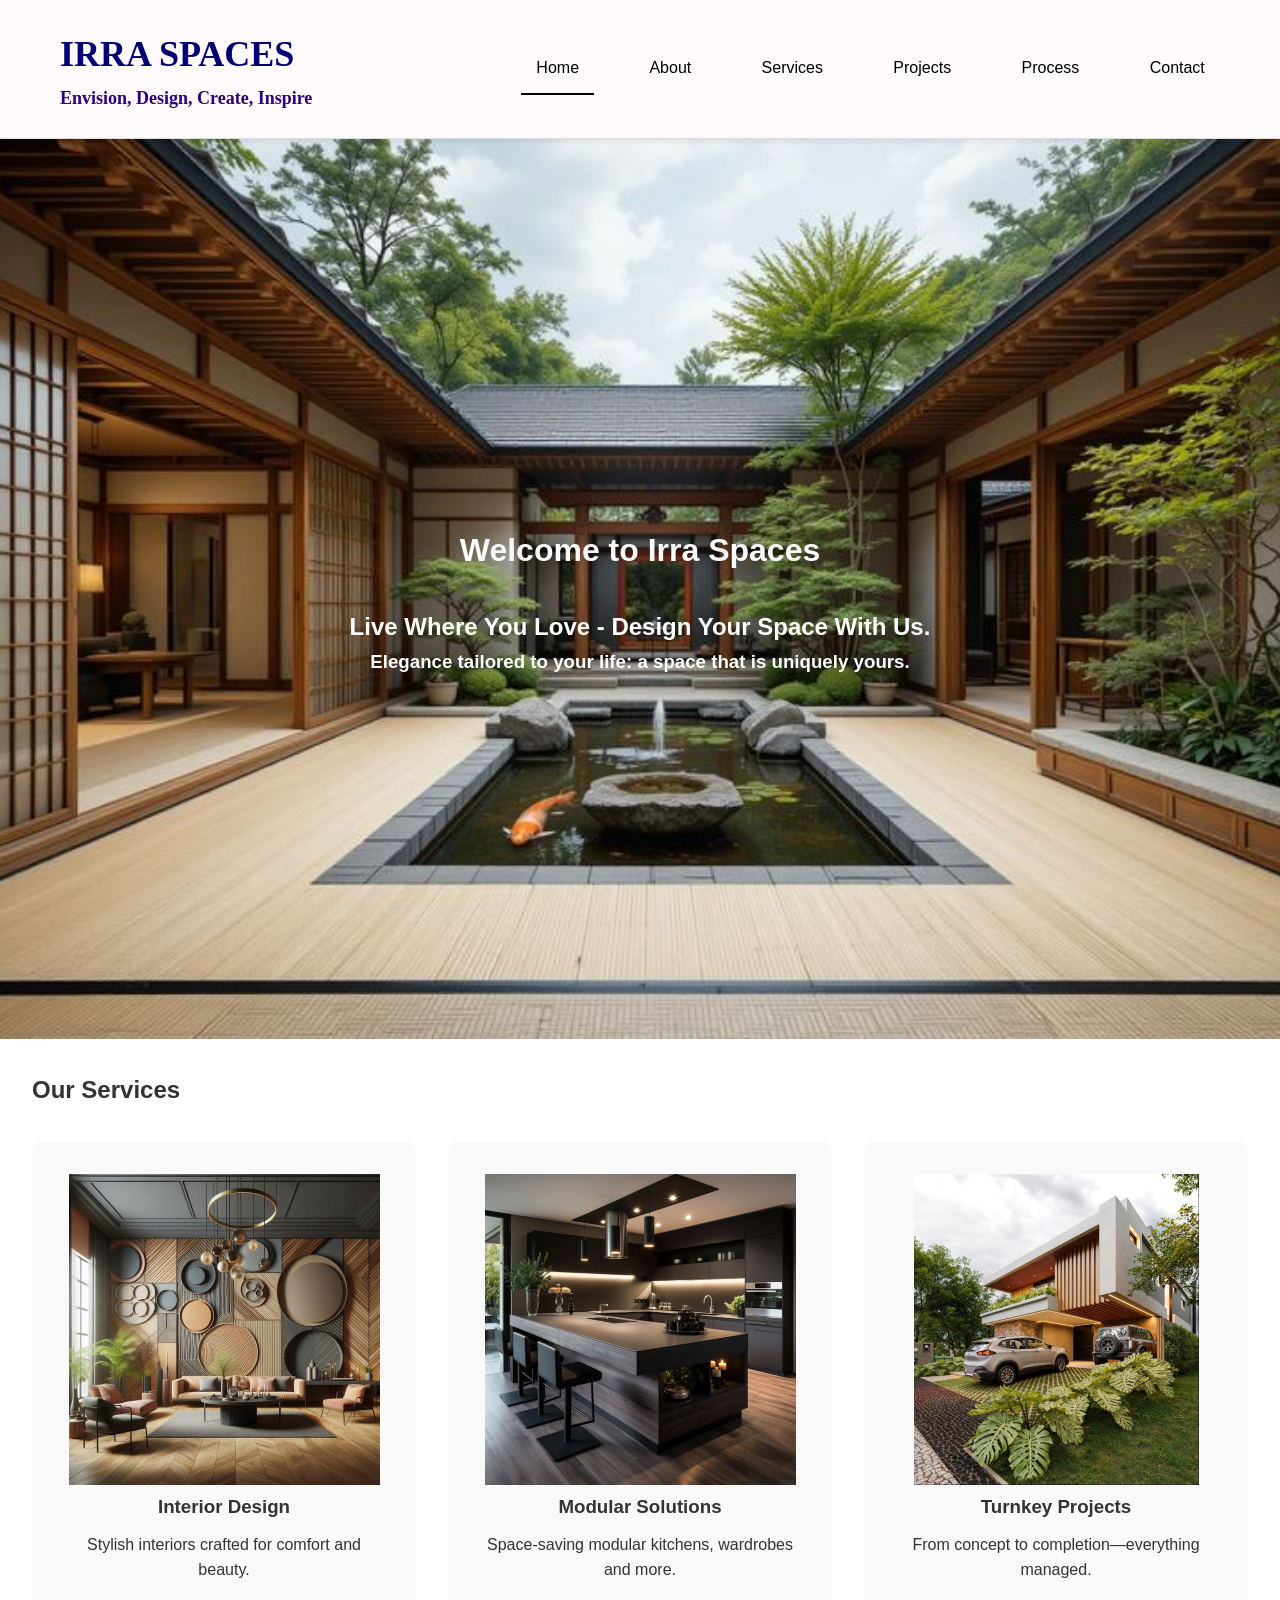
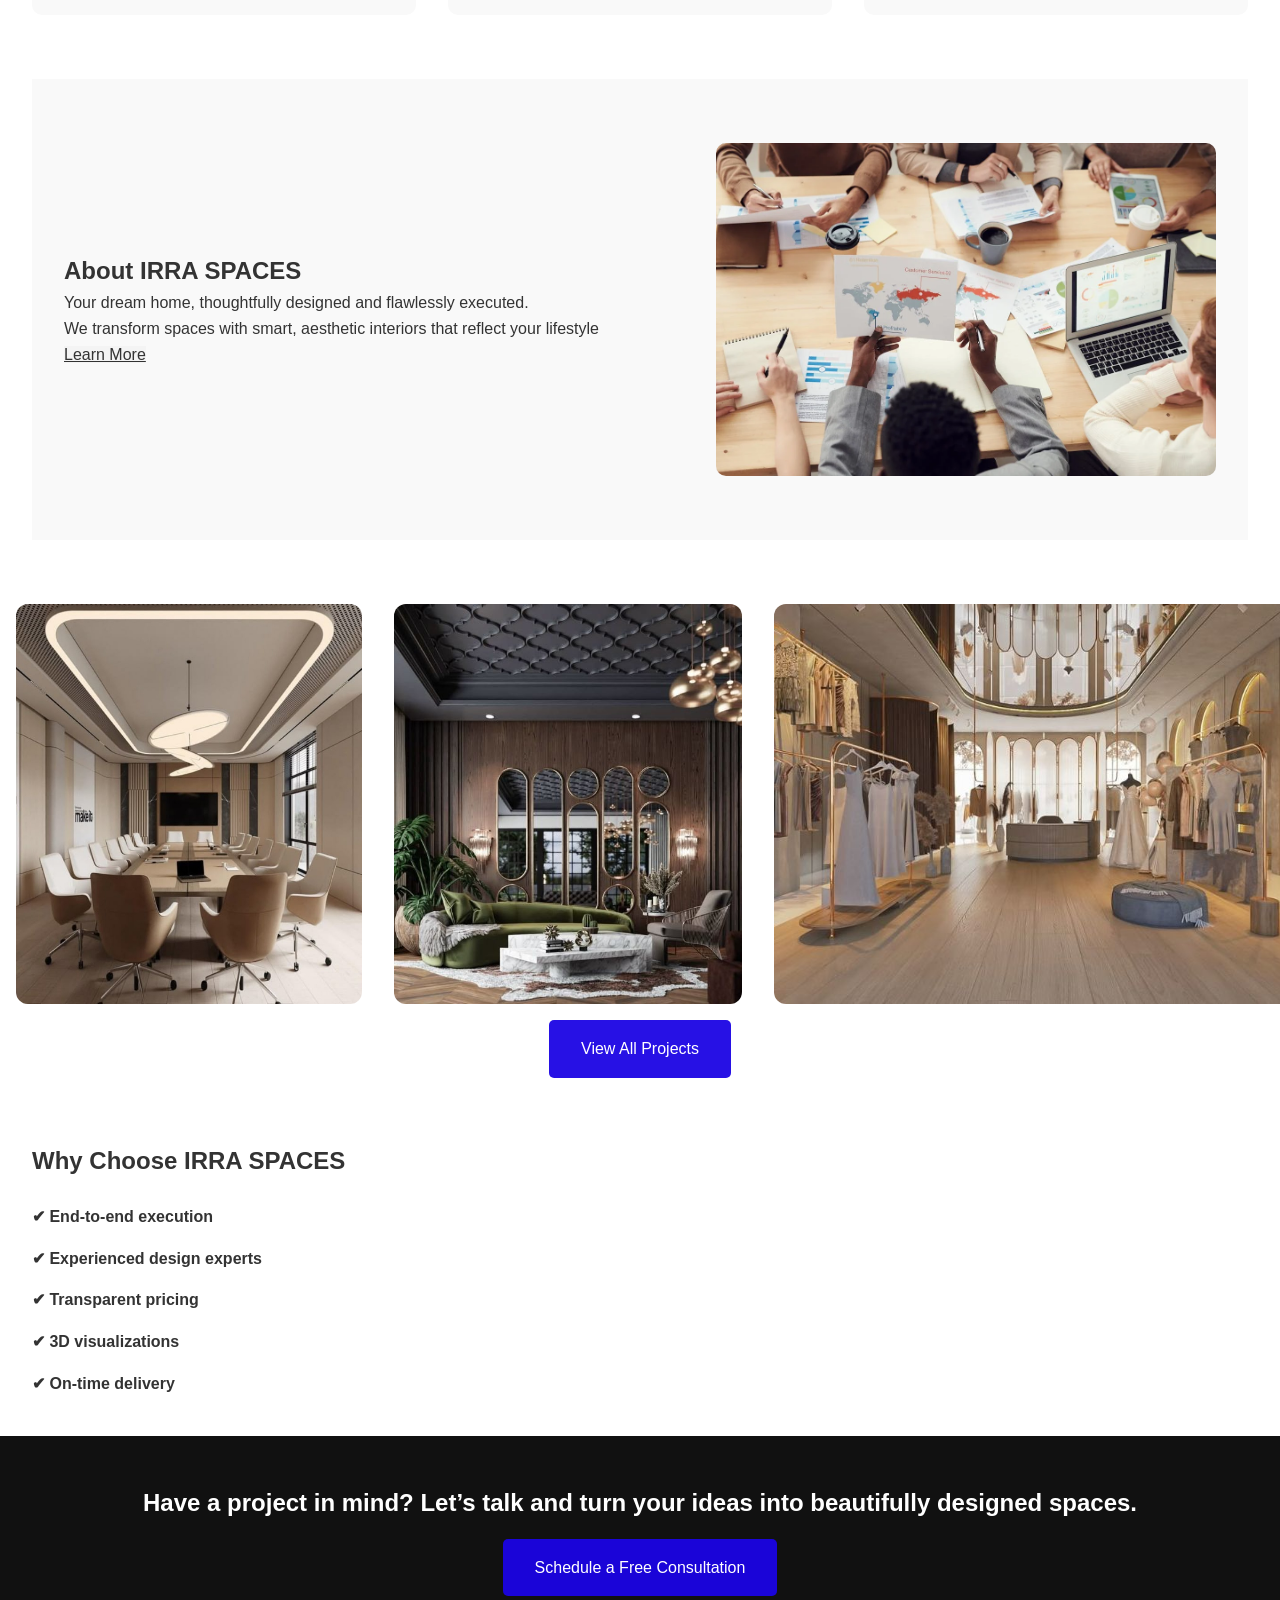
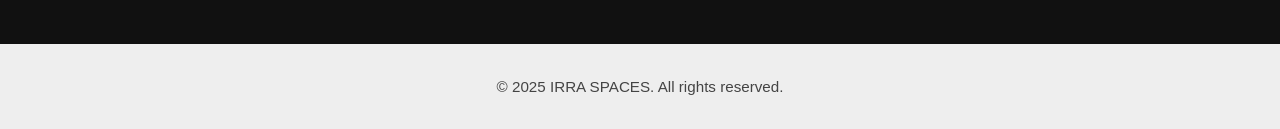
<file: index.html>
<!doctype html><html lang="en"><head><meta charset="utf-8"/><link rel="icon" href="/favicon.ico"/><meta name="viewport" content="width=device-width,initial-scale=1"/><meta name="theme-color" content="#000000"/><meta name="description" content="Web site created using create-react-app"/><link rel="apple-touch-icon" href="/logo192.png"/><link rel="manifest" href="/manifest.json"/><title>React App</title><script defer="defer" src="/static/js/main.2ceb29a0.js"></script><link href="/static/css/main.9943960c.css" rel="stylesheet"></head><body><noscript>You need to enable JavaScript to run this app.</noscript><div id="root"></div></body></html>
</file>
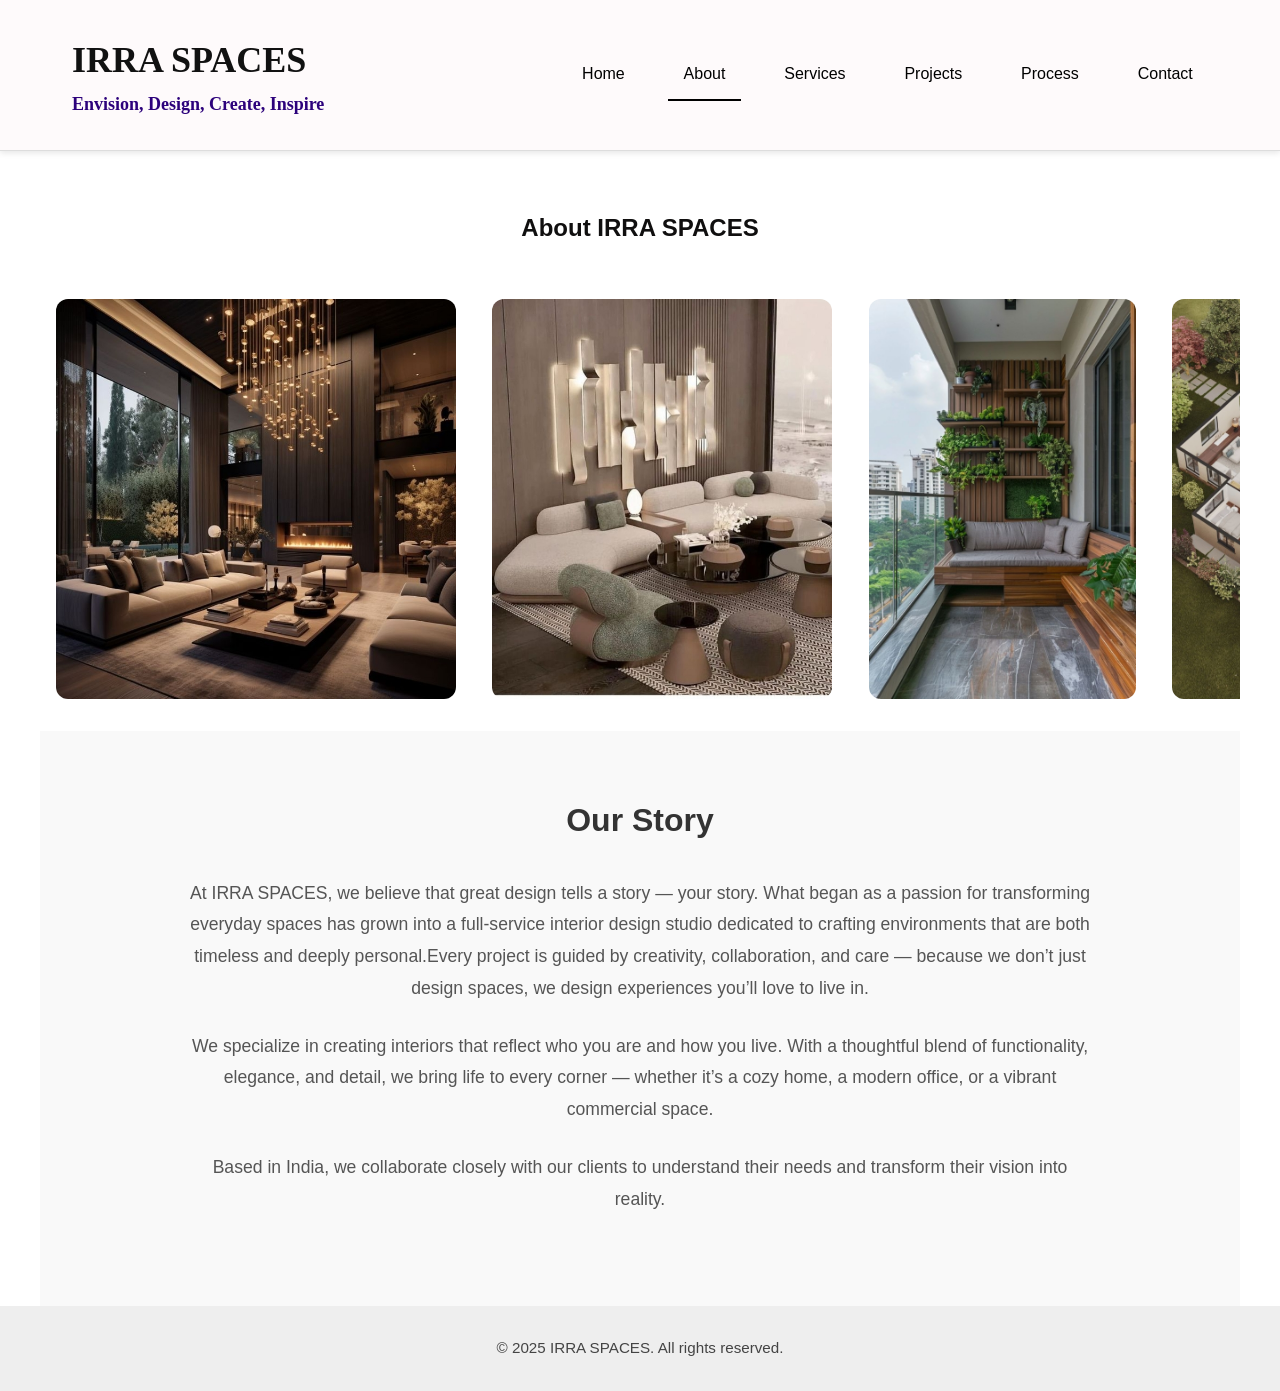
<file: about.html>
<!DOCTYPE html>
<html lang="en">
<head>
  <meta charset="UTF-8" />
  <meta name="viewport" content="width=device-width, initial-scale=1.0"/>
  <title>About Us - IRRA SPACES</title>
  <link rel="stylesheet" href="style.css" />
</head>
<body>

  <!-- Navbar -->
  <header class="navbar">
    <div class="nav-container">
      <div>
      <a href="index.html" class="logo" style="font-family: 'Poppins', Georgia, 'Times New Roman', Times, serif; font-size: 36px;">IRRA SPACES</a>
      <h4 style="font-family: 'Poppins', Georgia, 'Times New Roman', Times, serif; font-size: 18px; color:  rgb(44, 1, 123);">Envision, Design, Create, Inspire</h4>
      </div>

      <!-- Custom Hamburger Toggle -->
      <div class="nav-toggle">
        <span></span>
        <span></span>
        <span></span>
      </div>
      
      <nav class="nav-links">
        <a href="index.html">Home</a>
        <a href="about.html" class="active">About</a>
        <a href="services.html">Services</a>
        <a href="projects.html">Projects</a>
        <a href="process.html">Process</a>
        <a href="contact.html">Contact</a>
      </nav>
    </div>
  </header><br>

  <!-- Hero Video Section -->
  <section class="marquee-section">
    <div class="hero-text">
      <h1>About IRRA SPACES</h1>
    </div><br><br>
    <div class="marquee-track">
    <img src="images/image1.jpg" alt="Luxury Office Interior" />
    <img src="images/image2.jpg" alt="Contemporary Living Room" />
    <img src="images/image3.jpg" alt="Retail Showroom Interior" />
    <img src="images/image4.jpg" alt="Cafe with Earthy Decor" />
    <img src="images/image5.jpg" alt="Retail Showroom Interior" />
    <img src="images/image6.jpg" alt="Cafe with Earthy Decor" />
    <!-- Repeat for seamless loop -->
    <img src="images/image1.jpg" alt="Luxury Office Interior" />
    <img src="images/image2.jpg" alt="Contemporary Living Room" />
    <img src="images/image3.jpg" alt="Retail Showroom Interior" />
    <img src="images/image4.jpg" alt="Cafe with Earthy Decor" />
    <img src="images/image5.jpg" alt="Retail Showroom Interior" />
    <img src="images/image6.jpg" alt="Cafe with Earthy Decor" />
  </div>
  </section>

  <!-- About Content -->
  <section class="about-content">
    <div class="about-wrapper">
      <h2>Our Story</h2>
      <p>
        At IRRA SPACES, we believe that great design tells a story — your story. What began as a passion for transforming everyday spaces has grown into a full-service interior design studio dedicated to crafting environments that are both timeless and deeply personal.Every project is guided by creativity, collaboration, and care — because we don’t just design spaces, we design experiences you’ll love to live in.
      </p>
      <p>
       We specialize in creating interiors that reflect who you are and how you live. With a thoughtful blend of functionality, elegance, and detail, we bring life to every corner — whether it’s a cozy home, a modern office, or a vibrant commercial space.
      </p>
      <p>
        Based in India, we collaborate closely with our clients to understand their needs and transform their vision into reality.
      </p>
    </div>
  </section>

  <!-- Footer -->
  <footer>
    <p>&copy; 2025 IRRA SPACES. All rights reserved.</p>
  </footer>
<script src="script.js"></script>
</body>
</html>
</file>
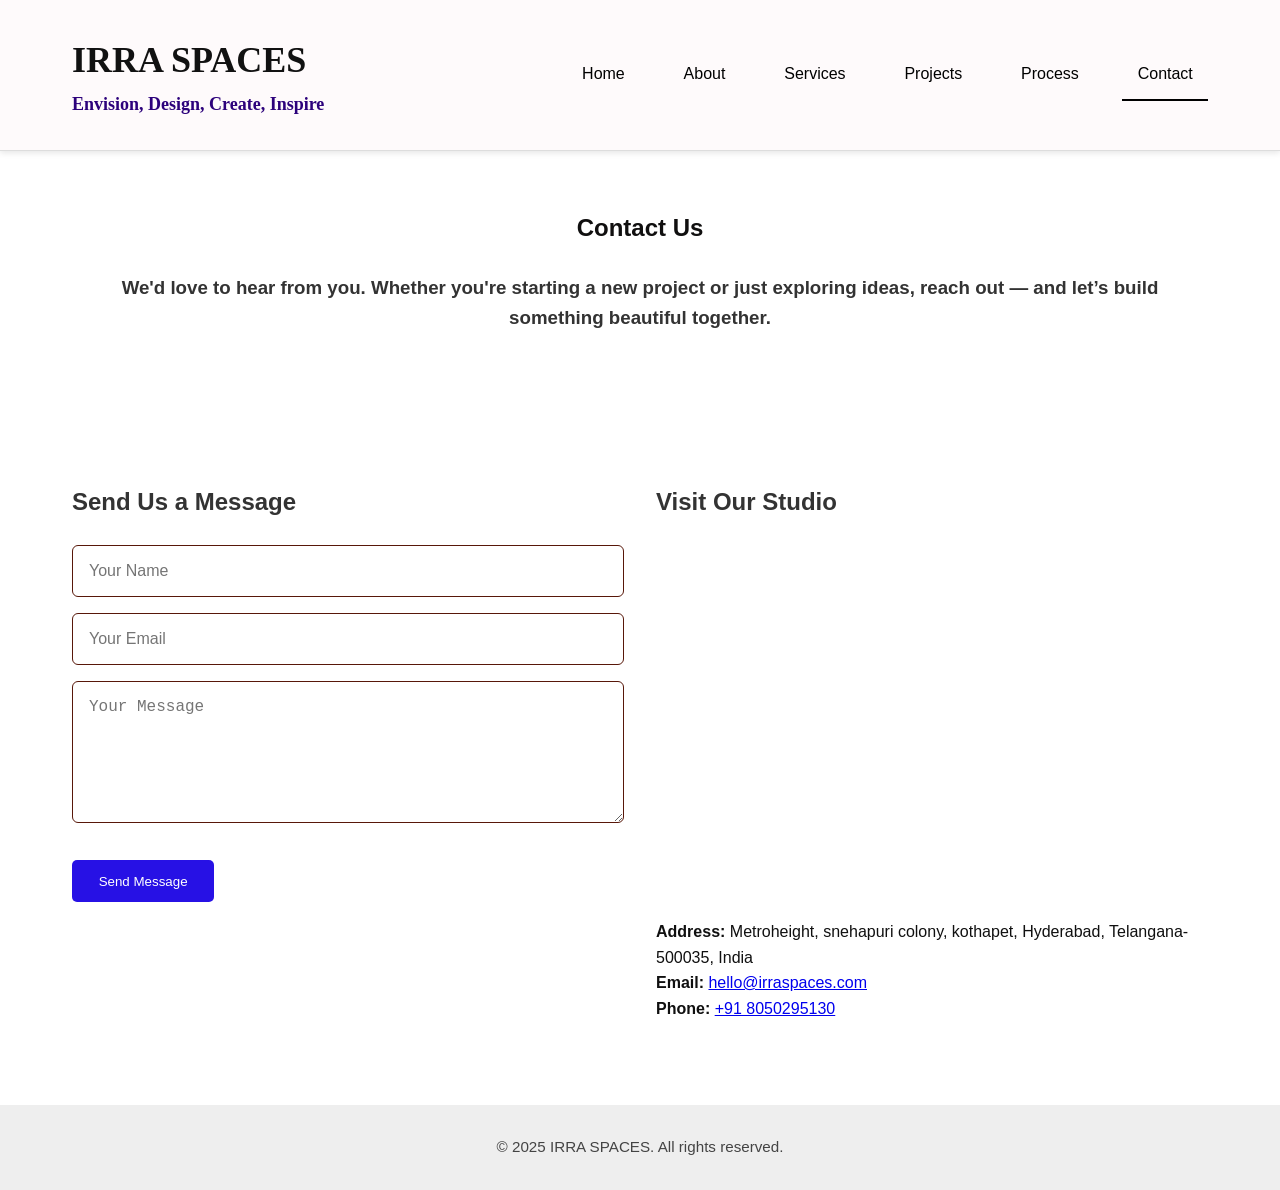
<file: contact.html>
<!DOCTYPE html>
<html lang="en">
<head>
  <meta charset="UTF-8" />
  <meta name="viewport" content="width=device-width, initial-scale=1.0"/>
  <title>Contact Us | IRRA SPACES</title>
  <link rel="stylesheet" href="style.css" />
</head>
<body>

  <!-- Navigation Bar -->
  <header class="navbar">
    <div class="nav-container">
      <div>
      <a href="index.html" class="logo" style="font-family: 'Poppins', Georgia, 'Times New Roman', Times, serif; font-size: 36px;">IRRA SPACES</a>
      <h4 style="font-family: 'Poppins', Georgia, 'Times New Roman', Times, serif; font-size: 18px;color:  rgb(44, 1, 123);">Envision, Design, Create, Inspire</h4>
      </div>
      
      <!-- Custom Hamburger Toggle -->
      <div class="nav-toggle">
        <span></span>
        <span></span>
        <span></span>
      </div>
      
      <nav class="nav-links">
        <a href="index.html">Home</a>
        <a href="about.html">About</a>
        <a href="services.html">Services</a>
        <a href="projects.html">Projects</a>
        <a href="process.html">Process</a>
        <a href="contact.html" class="active">Contact</a>
      </nav>
    </div>
  </header><br>

  
  <section class="Contact">
  <div class="hero-text">
    <h1>Contact Us</h1>
  </div><br>
  <div style="text-align: center;">
    <h3>We'd love to hear from you. Whether you're starting a new project or just exploring ideas, reach out — and let’s build something beautiful together.
    </h3></div>
  </section><br><br><br>

  <!-- Contact Section -->
  <section class="contact">
    <div class="contact-form">
      <h2>Send Us a Message</h2>
      <form action="https://formsubmit.co/hello@irraspaces.com" method="POST" onsubmit="return validateEmail()">
        <input type="text" name="Name" placeholder="Your Name" required>
        <input type="email" name="Email" placeholder="Your Email" required>
        <textarea name="Message" placeholder="Your Message" rows="6" required></textarea>
        <button type="submit" class="btn">Send Message</button>
      </form>
    </div>

    <div class="contact-map">
      <h2>Visit Our Studio</h2>
      <iframe 
      src="https://www.google.com/maps/embed?pb=!1m18!1m12!1m3!1d7615.673117007231!2d78.54321643710139!3d17.37159594482398!2m3!1f0!2f0!3f0!3m2!1i1024!2i768!4f13.1!3m3!1m2!1s0x3bcb990c1ab8567b%3A0x6e718bc1364bee23!2sMetro%20Heights!5e0!3m2!1sen!2sin!4v1752332539958!5m2!1sen!2sin"
       width="300" height="350" 
       style="border:0;" allowfullscreen="" loading="lazy" 
       referrerpolicy="no-referrer-when-downgrade">
      </iframe>
      <p><strong >Address:</strong> Metroheight, snehapuri colony, kothapet, Hyderabad, Telangana-500035, India</p>
      <p><strong>Email:</strong> <a href="mailto:hello@irraspaces.com">hello@irraspaces.com</a></p>
      <p><strong>Phone:</strong> <a href="tel:+918050295130">+91 8050295130</a></p>
    </div>
  </section><br><br>

  <!-- Footer -->
  <footer>
    <p>&copy; 2025 IRRA SPACES. All rights reserved.</p>
  </footer>

  <script src="script.js" defer></script>

</body>
</html>
</file>
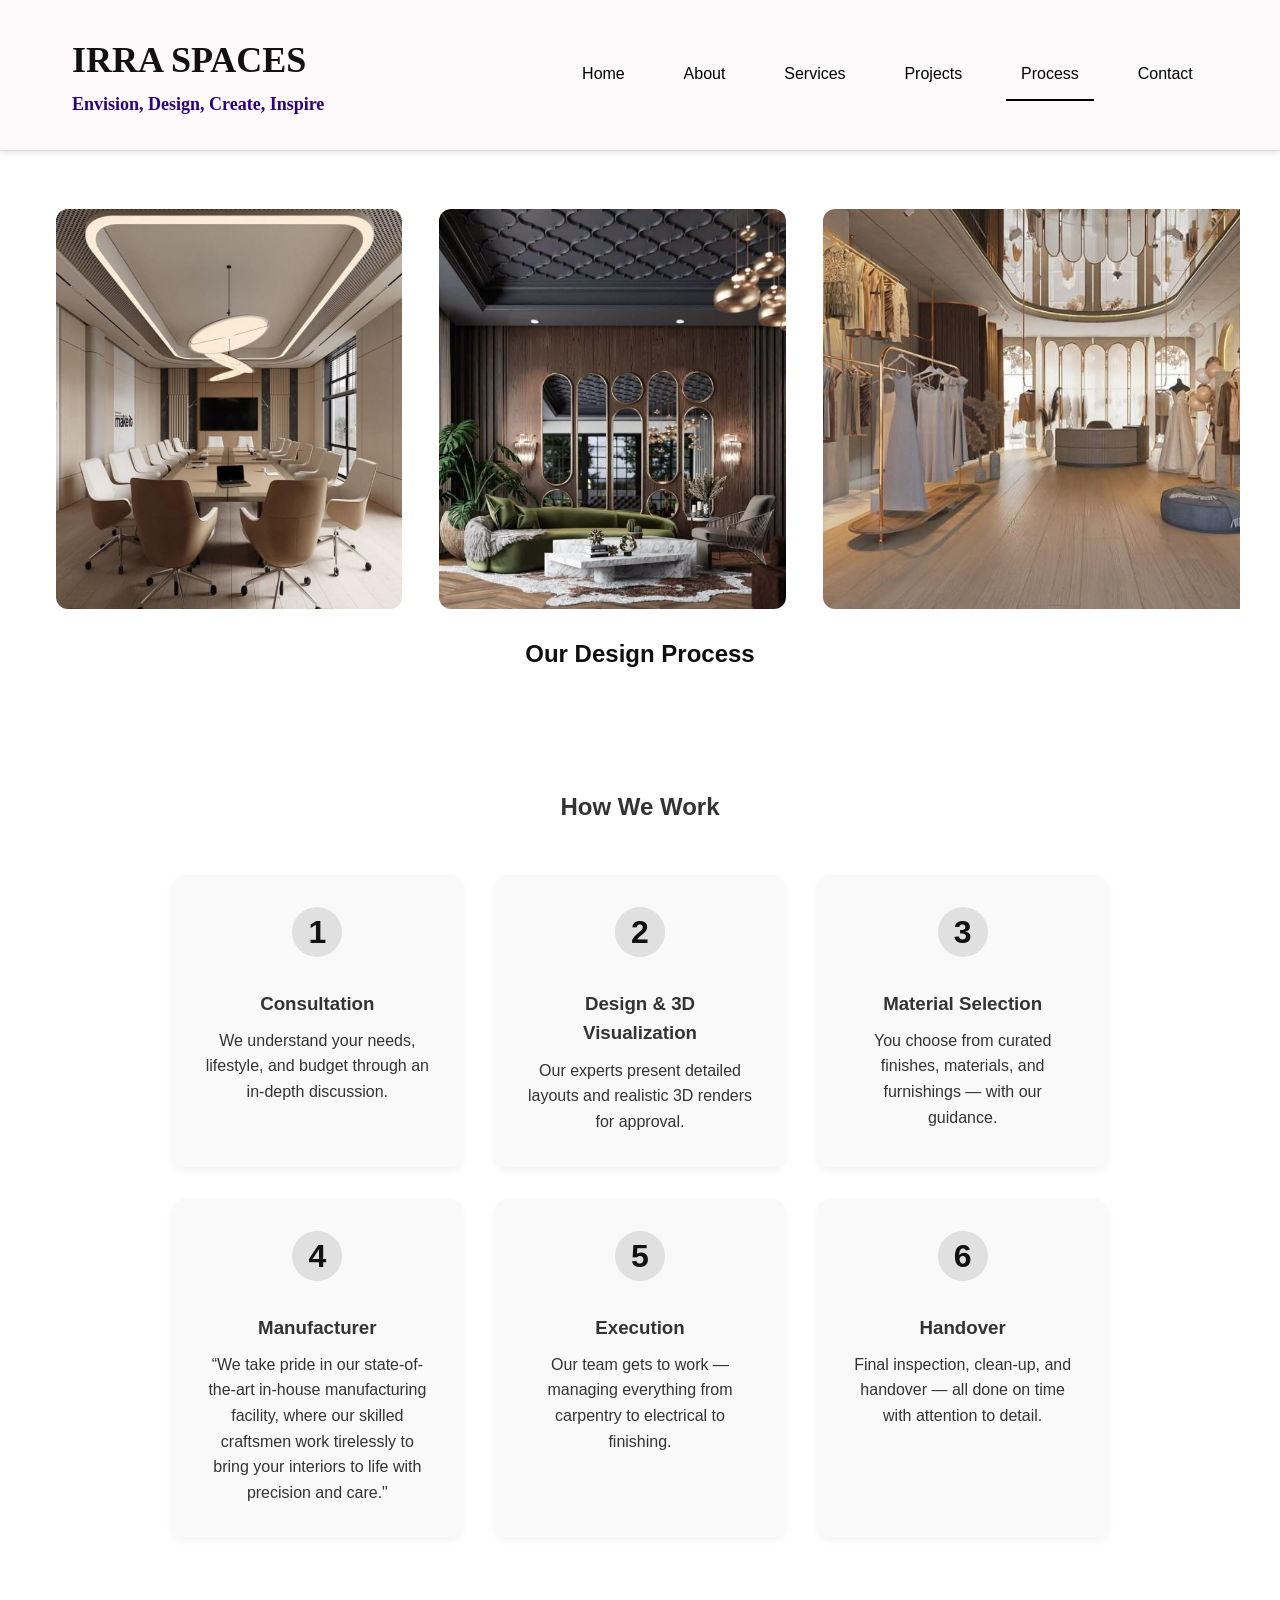
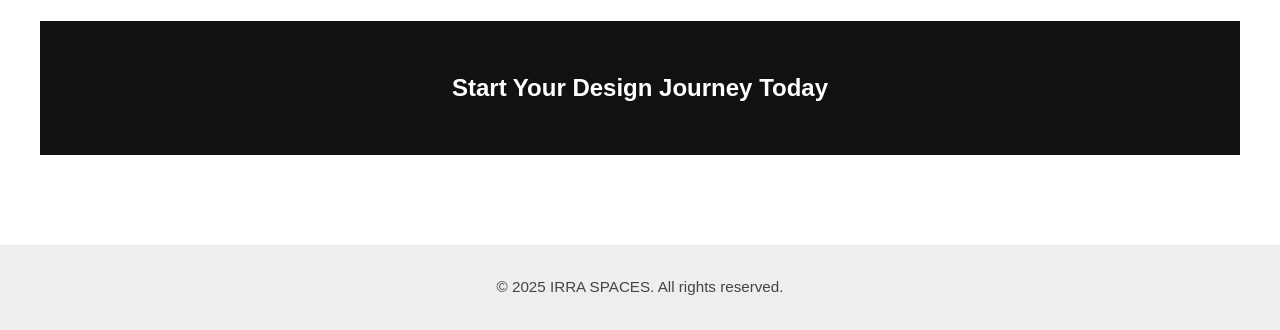
<file: process.html>
<!DOCTYPE html>
<html lang="en">
<head>
  <meta charset="UTF-8" />
  <meta name="viewport" content="width=device-width, initial-scale=1.0"/>
  <title>Our Process | IRRA SPACES</title>
  <link rel="stylesheet" href="style.css" />
</head>
<body>

  <!-- Navigation (Same as others) -->
  <header class="navbar">
    <div class="nav-container">
      <div>
      <a href="index.html" class="logo" style="font-family: 'Poppins', Georgia, 'Times New Roman', Times, serif; font-size: 36px;">IRRA SPACES</a>
      <h4 style="font-family: 'Poppins', Georgia, 'Times New Roman', Times, serif; font-size: 18px; color: rgb(44, 1, 123);">Envision, Design, Create, Inspire</h4>
      </div>
      
      <!-- Custom Hamburger Toggle -->
      <div class="nav-toggle">
        <span></span>
        <span></span>
        <span></span>
      </div>
      
      <nav class="nav-links">
        <a href="index.html">Home</a>
        <a href="about.html">About</a>
        <a href="services.html">Services</a>
        <a href="projects.html">Projects</a>
        <a href="process.html" class="active">Process</a>
        <a href="contact.html">Contact</a>
      </nav>
    </div>
  </header><br>

  <!-- Hero Section -->
  <section class="marquee-section">
    <div class="marquee-track">
    <img src="images/img1.jpg" alt="Luxury Office Interior" />
    <img src="images/img2.jpg" alt="Contemporary Living Room" />
    <img src="images/img3.jpg" alt="Retail Showroom Interior" />
    <img src="images/img4.jpg" alt="Cafe with Earthy Decor" />
    <img src="images/img5.jpg" alt="Retail bedroom Interior" />
    <img src="images/img6.jpg" alt="Start up" />
    <img src="images/img7.jpg" alt="art room Interior" />
    <img src="images/img8.jpg" alt="kitchens" />
    <!-- Repeat for seamless loop -->
    <img src="images/img1.jpg" alt="Luxury Office Interior" />
    <img src="images/img2.jpg" alt="Contemporary Living Room" />
    <img src="images/img3.jpg" alt="Retail Showroom Interior" />
    <img src="images/img4.jpg" alt="Cafe with Earthy Decor" />
    <img src="images/img5.jpg" alt="Retail bedroom Interior" />
    <img src="images/img6.jpg" alt="Start up" />
    <img src="images/img7.jpg" alt="art room Interior" />
    <img src="images/img8.jpg" alt="kitchens" />
  </div><br><br>
    <div class="hero-text">
      <h1>Our Design Process</h1>
    </div>
  </section><br><br>

  <!-- Process Steps -->
  <section class="process">
    <h2>How We Work</h2>
    <div class="process-steps">
      <div class="step">
        <div class="step-number">1</div>
        <h3>Consultation</h3>
        <p>We understand your needs, lifestyle, and budget through an in-depth discussion.</p>
      </div>
      <div class="step">
        <div class="step-number">2</div>
        <h3>Design & 3D Visualization</h3>
        <p>Our experts present detailed layouts and realistic 3D renders for approval.</p>
      </div>
      <div class="step">
        <div class="step-number">3</div>
        <h3>Material Selection</h3>
        <p>You choose from curated finishes, materials, and furnishings — with our guidance.</p>
      </div>
      <div class="step">
        <div class="step-number">4</div>
        <h3>Manufacturer</h3>
        <p>“We take pride in our state-of-the-art in-house manufacturing facility, where our skilled craftsmen work tirelessly to bring your interiors to life with precision and care."</p>
      </div>
      <div class="step">
        <div class="step-number">5</div>
        <h3>Execution</h3>
        <p>Our team gets to work — managing everything from carpentry to electrical to finishing.</p>
      </div>
      <div class="step">
        <div class="step-number">6</div>
        <h3>Handover</h3>
        <p>Final inspection, clean-up, and handover — all done on time with attention to detail.</p>
      </div>
    </div>
  </section><br><br>

  <!-- CTA Section -->
  <section class="cta">
    <h2>Start Your Design Journey Today</h2>
  </section>
  <section class="services reveal"> ... </section>

  <!-- Footer -->
  <footer>
    <p>&copy; 2025 IRRA SPACES. All rights reserved.</p>
  </footer>
<script src="script.js" defer></script>

</body>
</html>
</file>
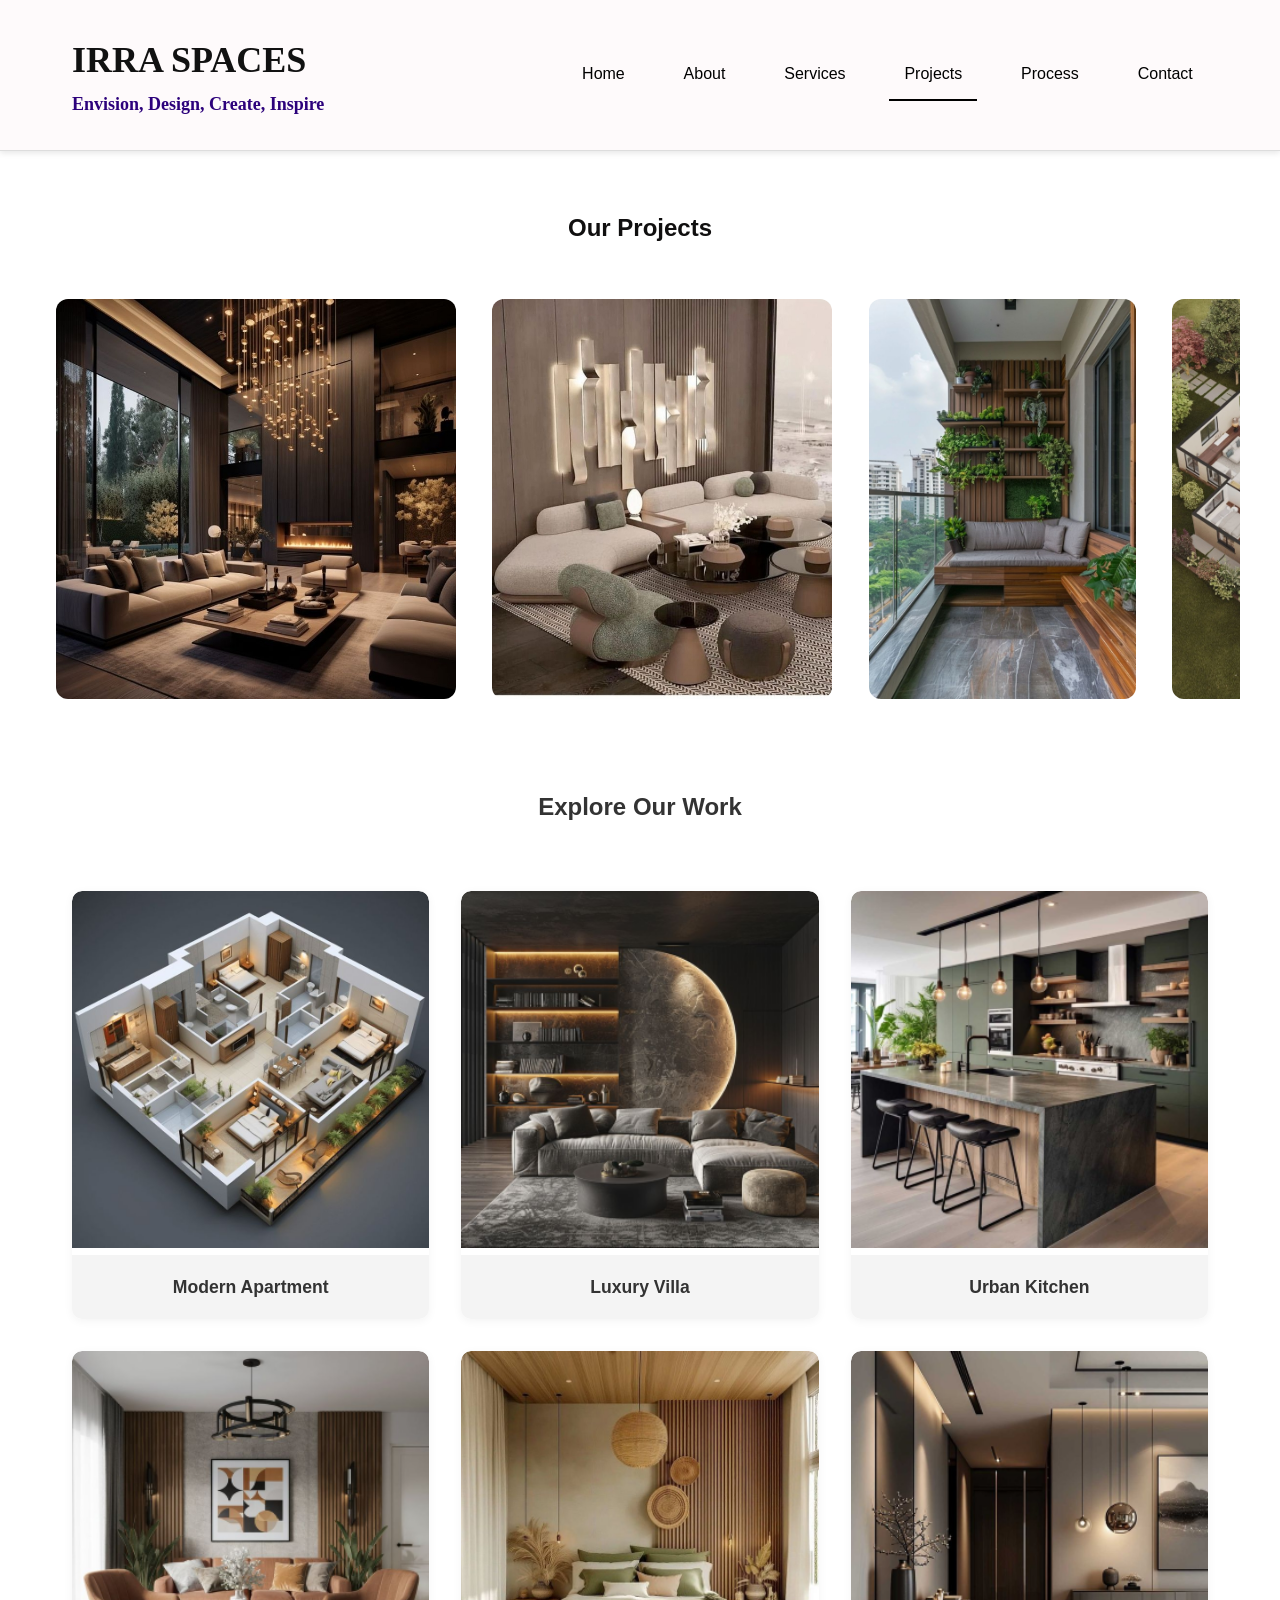
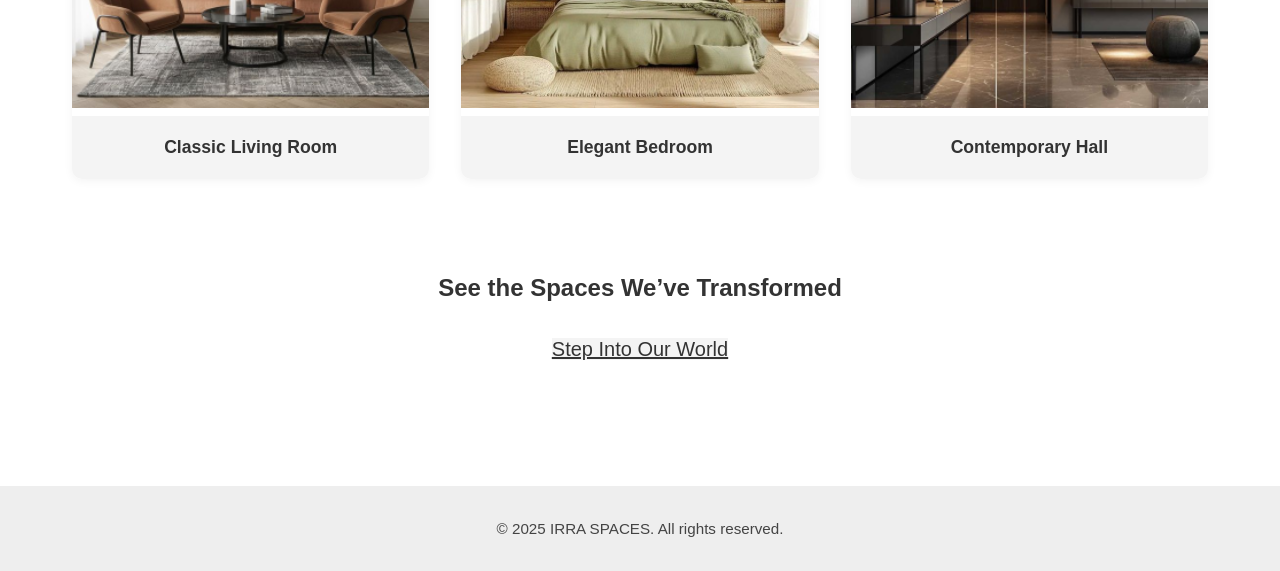
<file: projects.html>
<!DOCTYPE html>
<html lang="en">
<head>
  <meta charset="UTF-8" />
  <meta name="viewport" content="width=device-width, initial-scale=1.0"/>
  <title>Projects | IRRA SPACES</title>
  <link rel="stylesheet" href="style.css" />
</head>
<body>
<!-- Navigation Bar -->
<header class="navbar">
  <div class="nav-container">
   <div>
      <a href="index.html" class="logo" style="font-family: 'Poppins', Georgia, 'Times New Roman', Times, serif; font-size: 36px;">IRRA SPACES</a>
      <h4 style="font-family: 'Poppins', Georgia, 'Times New Roman', Times, serif; font-size: 18px;color:  rgb(44, 1, 123);">Envision, Design, Create, Inspire</h4>
    </div>
      
      <!-- Custom Hamburger Toggle -->
      <div class="nav-toggle">
        <span></span>
        <span></span>
        <span></span>
      </div>

      <nav class="nav-links">
        <a href="index.html">Home</a>
        <a href="about.html">About</a>
        <a href="services.html">Services</a>
        <a href="projects.html" class="active">Projects</a>
        <a href="process.html">Process</a>
        <a href="contact.html">Contact</a>
      </nav>
  </div>
</header><br>
  <!-- Hero -->
  <section class="marquee-section">
    <div class="hero-text">
      <h1>Our Projects</h1>
    </div><br><br>
    <div class="marquee-track">
    <img src="images/image1.jpg" alt="Luxury Office Interior" />
    <img src="images/image2.jpg" alt="Contemporary Living Room" />
    <img src="images/image3.jpg" alt="Retail Showroom Interior" />
    <img src="images/image4.jpg" alt="Cafe with Earthy Decor" />
    <img src="images/image5.jpg" alt="Retail Showroom Interior" />
    <img src="images/image6.jpg" alt="Cafe with Earthy Decor" />
    <!-- Repeat for seamless loop -->
    <img src="images/image1.jpg" alt="Luxury Office Interior" />
    <img src="images/image2.jpg" alt="Contemporary Living Room" />
    <img src="images/image3.jpg" alt="Retail Showroom Interior" />
    <img src="images/image4.jpg" alt="Cafe with Earthy Decor" />
    <img src="images/image5.jpg" alt="Retail Showroom Interior" />
    <img src="images/image6.jpg" alt="Cafe with Earthy Decor" />
  </div>
  </section><br>

  <!-- Explore Projects -->
  <section>
    <div style="text-align: center;">
      <h2> Explore Our Work </h2>
    </div>
  </section>

  <!-- Projects Gallery -->
  <section class="projects-gallery">
    <div class="grid">
      <div class="project-card">
        <img src="images/project1.png" alt="Project 1">
        <h3>Modern Apartment</h3>
      </div>
      <div class="project-card">
        <img src="images/project2.png" alt="Project 2">
        <h3>Luxury Villa</h3>
      </div>
      <div class="project-card">
        <img src="images/project3.png" alt="Project 3">
        <h3>Urban Kitchen</h3>
      </div>
      <div class="project-card">
        <img src="images/project4.png" alt="Project 4">
        <h3>Classic Living Room</h3>
      </div>
      <div class="project-card">
        <img src="images/project5.png" alt="Project 5">
        <h3>Elegant Bedroom</h3>
      </div>
      <div class="project-card">
        <img src="images/project6.png" alt="Project 6">
        <h3>Contemporary Hall</h3>
      </div>
    </div>
  </section><br>
   <!-- Explore Projects -->
  <section>
    <div style="text-align: center;">
      <h2> See the Spaces We’ve Transformed </h2><br>
      <a href="https://pdflink.to/recentinteriors/" target="_blank"  class="btn-light" style="font-size: 20px; ">
       Step Into Our World
      </a>
    </div>
  </section>
  
  <section class="services reveal"> ... </section>

  <!-- Footer -->
  <footer>
    <p>&copy; 2025 IRRA SPACES. All rights reserved.</p>
  </footer>
<script src="script.js" defer></script>

</body>
</html>
</file>
<file: static/css/main.9943960c.css>
body{-webkit-font-smoothing:antialiased;-moz-osx-font-smoothing:grayscale;font-family:-apple-system,BlinkMacSystemFont,Segoe UI,Roboto,Oxygen,Ubuntu,Cantarell,Fira Sans,Droid Sans,Helvetica Neue,sans-serif;margin:0}code{font-family:source-code-pro,Menlo,Monaco,Consolas,Courier New,monospace}*{margin:0;padding:0}body{color:#333;font-family:Poppins,sans-serif;line-height:1.6}h1,h2,h3{margin-bottom:.5em}.hero{align-items:center;background-position:50%;background-repeat:no-repeat;background-size:cover;color:#fff;display:flex;height:100vh;justify-content:center;text-align:center}.hero-content{background:#0000;border-radius:10px;padding:2em}.btn{background:#1b04e4f1;border-radius:5px;color:#fff;display:inline-block;margin-top:1em;padding:1em 2em;text-decoration:none}.btn-light{background:#f4f4f4;color:#333}section{margin:auto;max-width:1200px;padding:2em}.projects .grid,.services .grid{grid-gap:2em;display:grid;gap:2em;grid-template-columns:repeat(auto-fit,minmax(250px,1fr));margin-top:2em}.card{background:#f9f9f9;border-radius:10px;padding:2em;text-align:center;transition:transform .3s ease}.card:hover{transform:translateY(-5px)}.about-content{align-items:center;display:flex;flex-wrap:wrap;gap:2em}.about-content img{border-radius:10px;max-width:500px;width:100%}.about-content .text{flex:1 1}.why-us ul{list-style:none;margin-top:1em}.why-us li{font-weight:700;padding:.5em 0}.cta{background:#111;color:#fff;padding:3em 2em;text-align:center}footer{background:#222;color:#aaa;padding:1em}.service-icon{border-radius:12px;height:80px;margin-bottom:1em;object-fit:cover;width:80px}body,h1,h2,p{box-sizing:border-box;font-family:Segoe UI,sans-serif;margin:0;padding:0}.navbar{background:#fff;border-bottom:1px solid #ddd;padding:1em 2em}.logo{color:#000}.nav-links a{color:#333}.nav-links a.active,.nav-links a:hover{border-bottom:2px solid #000;color:#000}.page-hero{height:60vh;overflow:hidden;position:relative}.hero-video{height:100%;left:0;object-fit:cover;position:absolute;top:0;width:100%;z-index:1}.hero-text{align-items:center;background:#0000;color:#100f0f;display:flex;font-size:1rem;font-weight:700;height:100%;justify-content:center;padding:0 1em;position:relative;text-align:center;z-index:2}.about-content{background-color:#f9f9f9;padding:4em 2em}.about-wrapper{margin:auto;max-width:900px;text-align:center}.about-wrapper h2{color:#333;font-size:2rem;margin-bottom:1em}.about-wrapper p{color:#555;font-size:1.1rem;line-height:1.8;margin-bottom:1.5em}footer{background:#eee;color:#444;font-size:.95rem;padding:2em;text-align:center}.service-detail{margin:auto;max-width:1200px;padding:2em}.service-block{flex-wrap:wrap;margin-bottom:4em}.service-block.reverse{flex-direction:row-reverse}.service-block img{border-radius:10px;flex:1 1;max-width:500px;width:100%}.service-block .text{flex:1 1}.service-block h2{font-size:1.8rem;margin-bottom:.5em}.service-block p{color:#444;font-size:1rem}.projects-gallery{margin:auto;max-width:1200px;padding:2em}.projects-gallery .grid{grid-gap:2em;display:grid;gap:2em;grid-template-columns:repeat(auto-fit,minmax(280px,1fr))}.project-card{border-radius:10px;box-shadow:0 2px 10px #0000000d;overflow:hidden;position:relative;text-align:center;transition:transform .3s ease}.project-card:hover{transform:scale(1.02)}.project-card img{border-radius:10px 10px 0 0;height:auto;width:100%}.project-card h3{background:#f4f4f4;font-size:1.1rem;margin:0;padding:1em}.contact{display:flex;flex-wrap:wrap;gap:2em;margin:auto;max-width:1200px;padding:2em}.contact-form,.contact-map{flex:1 1 45%}.contact-form h2,.contact-map h2{margin-bottom:1em}.contact-form input,.contact-form textarea{border:1px solid #581709;border-radius:6px;font-size:1rem;margin-bottom:1em;padding:1em;width:100%}.contact-form button{border:none;cursor:pointer}.contact-map iframe{border-radius:10px;margin-bottom:1em;width:100%}.contact-map p{color:#101010;font-size:1rem}.navbar{background-color:#fefafb;box-shadow:0 2px 6px #0000001a;position:-webkit-sticky;position:sticky;top:0;width:100%;z-index:1000}.nav-container{margin:auto;max-width:1200px;padding:1em 2em}.logo{color:#111;font-size:1.5rem;font-weight:700;text-decoration:none}.nav-links a{color:#040404;font-weight:500;margin-left:1.5em;transition:color .3s ease}.nav-links a:hover{color:#000}@media (max-width:768px){.nav-container{align-items:flex-start;flex-direction:column}.nav-links{display:flex;flex-direction:column;margin-top:1em;width:100%}.nav-links a{margin:.5em 0}}.contact-details{color:#444;font-size:1.1rem;margin:2em 0;text-align:center}.contact-details p{margin-bottom:1em}.contact-details strong{color:#222;font-weight:600}.contact-details a{color:#000;font-weight:500;text-decoration:none}.contact-details a:hover{color:#a18a8a;text-decoration:underline}.process{margin:auto;max-width:1000px;padding:2em;text-align:center}.process h2{margin-bottom:2em}.process-steps{grid-gap:2em;display:grid;gap:2em;grid-template-columns:repeat(auto-fit,minmax(250px,1fr))}.step{background:#f9f9f9;border-radius:12px;box-shadow:0 4px 8px #0000000d;padding:2em}.step-number{background:#e0e0e0;border-radius:50%;color:#111;font-size:2rem;font-weight:700;height:50px;line-height:50px;margin:0 auto 1em;width:50px}@media (max-width:768px){.nav-container{align-items:flex-start;flex-direction:column}.nav-links{flex-direction:column;margin-top:1em;width:100%}.nav-links a{margin:.5em 0}.hero-content,.page-hero .hero-text{padding:2em;text-align:center}.about-content{flex-direction:column;text-align:center}.grid,.process-steps,.team-grid,.values-grid{grid-template-columns:1fr!important}.service-block,.service-block.reverse{flex-direction:column!important;text-align:center}.service-block img{max-width:100%}.contact{flex-direction:column}.cta{text-align:center}footer{padding:1.5em 1em}}.reveal{transform:translateY(20px);transition:.6s ease}.marquee-section{background:#fff;overflow:hidden;padding:2em 0;text-align:center;white-space:nowrap}.marquee-track{animation:scrollMarquee 30s linear infinite;display:inline-block}.marquee-track img{border-radius:12px;height:400px;margin:0 1em;object-fit:cover;vertical-align:middle}@keyframes scrollMarquee{0%{transform:translateX(0)}to{transform:translateX(-50%)}}@media (max-width:768px){.navbar{padding:.4em .8em}.nav-container{align-items:center;display:flex;flex-direction:column;gap:.3em;text-align:center}.logo{font-size:1.4rem}.nav-container h4{color:#2c017b;font-size:.6rem;line-height:1.1;margin-top:.3em;text-align:center}.nav-toggle{align-self:flex-end;font-size:1.5rem;margin-right:.5em}.marquee-section img{display:block;height:auto;object-fit:cover;width:100%}.hero-text{padding:1em;text-align:center}.welcome-flash{font-size:1rem;margin:.5em auto}.nav-toggle{display:flex}.nav-links{background:#fff;display:none;flex-direction:column;padding:1em 0;width:100%}.nav-links.show{display:flex}.nav-links a{margin:.5em 1em}section{padding:1.5em 1em}.hero-content{padding:2em 1em}.service-block{align-items:center;flex-direction:column;gap:1.5em;padding:1em}.service-block.reverse{flex-direction:column-reverse}.service-block video.service-item{border-radius:10px;height:auto;max-height:250px;object-fit:cover;width:100%}.service-block .text{padding:0 1em;text-align:center}.service-block h2{font-size:1.2rem;margin-bottom:.5em}.service-block p{font-size:.95rem;line-height:1.5}}.nav-links a{border:none;color:#000;display:inline-block;font-size:1rem;padding:.75em .95em;position:relative;text-decoration:none}.nav-links a:after{background-color:initial;bottom:0;content:"";height:3px;left:1em;position:absolute;transition:width .2s ease,background-color .2s ease;width:0}.nav-links a:hover:after{width:calc(100% - 2em)}.nav-links a.active:after{background-color:initial;width:0}.welcome-flash{animation:flash 2.5s infinite;color:#fafafa;font-size:2rem;font-weight:700;margin:1em auto;text-align:center}@keyframes flash{0%,to{opacity:1}50%{opacity:0}}.reveal{opacity:0;transform:translateY(30px);transition:opacity .8s ease,transform .8s ease}.reveal.visible{opacity:1;transform:translateY(0)}.nav-toggle{justify-content:center;padding:.5em;transition:all .3s ease-in-out;z-index:1000}.nav-toggle span{background-color:#111;border-radius:2px;transition:all .4s ease-in-out}@media (max-width:768px){.nav-toggle{display:flex}.nav-toggle.active span:first-child{background-color:red;transform:rotate(45deg) translate(5px,5px)}.nav-toggle.active span:nth-child(2){background-color:red;opacity:0;transform:scale(0)}.nav-toggle.active span:nth-child(3){background-color:red;transform:rotate(-45deg) translate(6px,-6px)}}.service-block{align-items:center;display:flex;gap:2em;justify-content:space-between;margin-bottom:2em}@media (max-width:768px){.marquee-track{animation:scrollMarquee 30s linear infinite;display:flex;width:-webkit-max-content;width:max-content}.marquee-track img{border-radius:10px;flex-shrink:0;height:200px;margin:0 .5em;object-fit:cover;width:auto}.marquee-section{overflow:hidden;padding:1em 0;white-space:nowrap}.hero{background-position:50%;background-size:cover;height:60vh;padding:1em}.hero-content{padding:1em;text-align:center}.hero-content h1{font-size:1.5rem}.hero-content p{font-size:1rem}}.about-different{background-color:#f9f9f9;font-family:Segoe UI,sans-serif;padding-top:2px}.about-different>div{margin:auto;max-width:800px}.about-different details{border-bottom:1px solid #ddd;padding:1em 0;transition:all .3s ease}.about-different summary{align-items:center;cursor:pointer;display:flex;font-size:18px;font-weight:600;justify-content:space-between;list-style:none;position:relative}.about-different summary::-webkit-details-marker{display:none}.about-different summary:after{color:#222;content:"⌵";font-size:16px;transition:transform .3s ease}.about-different details[open] summary:after{transform:rotate(-180deg)}.about-different p{color:#444;font-size:16px;line-height:1.6;margin-top:.5em}.about-different .subheading{color:#111;font-size:24px;font-weight:700;margin-bottom:2em;text-align:center}@media (max-width:600px){.about-different{padding:3em 1em}.about-different summary{font-size:16px}.about-different p{font-size:15px}.about-different .subheading{font-size:20px}}.nav-container{align-items:center;display:flex;justify-content:space-between;padding:10px 20px}.nav-links{display:flex;gap:1rem}.nav-toggle{cursor:pointer;display:none;flex-direction:column;gap:5px}.nav-toggle span{background:#010174;display:block;height:3px;transition:.3s;width:25px}@media (max-width:768px){.nav-links{background:#fff;box-shadow:0 2px 8px #0003;flex-direction:column;padding:1rem;position:absolute;right:0;top:70px;transform:translateX(100%);transition:transform .3s ease;width:200px;z-index:999}.nav-links.active{transform:translateX(0)}.nav-toggle{display:flex}.nav-toggle.active span:first-child{transform:rotate(45deg) translate(5px,5px)}.nav-toggle.active span:nth-child(2){opacity:0}.nav-toggle.active span:nth-child(3){transform:rotate(-45deg) translate(5px,-5px)}}.popup-success{background:#4caf50;border-radius:8px;color:#fff;font-size:16px;left:50%;opacity:0;padding:15px 25px;position:fixed;text-align:center;top:50%;transform:translate(-50%,-50%) scale(.9);transition:opacity .3s ease,transform .3s ease,visibility .3s ease;visibility:hidden;z-index:1000}.popup-success.show{opacity:1;transform:translate(-50%,-50%) scale(1);visibility:visible}.contact-map p strong{margin-right:5px}.contact-map p a{white-space:nowrap}body,html{margin:0;max-width:100%;overflow-x:hidden;padding:0}*{box-sizing:border-box}.container,section{max-width:100vw}.contact,.hero,.services,section{box-sizing:border-box;max-width:100%;width:100%}.marquee-track{display:flex;flex-wrap:nowrap;max-width:none;width:-webkit-max-content;width:max-content}.marquee-track>*{flex:0 0 auto}@media (max-width:768px){.contact,.hero,.services,section{padding-left:10px;padding-right:10px}.hero{background-position:50%;background-size:cover;height:60vh;padding:1em}.hero-content{padding:1em;text-align:center}.hero-content h1{font-size:1.5rem}.hero-content p{font-size:1rem}}
/*# sourceMappingURL=main.9943960c.css.map*/
</file>
<file: style.css>
html {
  scroll-behavior: smooth;
}

/* index.html */
.welcome-flash {
  text-align: center;
  font-size: 2rem;
  font-weight: bold;
  color: #fafafa;
  animation: flash 2.5s infinite;
  margin: 1em auto;
}

@keyframes flash {
  0%, 100% { opacity: 1; }
  50% { opacity: 0; }
}


/* Reset */
* {
  margin: 0;
  padding: 0;
  box-sizing: border-box;
}

/* Fonts and Base */
body {
  font-family: 'Poppins', sans-serif;
  color: #333;
  line-height: 1.6;
}

h1, h2, h3 {
  margin-bottom: 0.5em;
}

/* Hero */
.hero {
  background: url('images/hero.jpg') center/cover no-repeat;
  height: 100vh;
  display: flex;
  align-items: center;
  justify-content: center;
  color: white;
  text-align: center;
}

.hero-content {
  background: rgba(0, 0, 0, 0);
  padding: 2em;
  border-radius: 10px;
}

.btn {
  background: #1b04e4f1;
  color: white;
  padding: 1em 2em;
  text-decoration: none;
  border-radius: 5px;
  display: inline-block;
  margin-top: 1em;
}

.btn-light {
  background: #f4f4f4;
  color: #333;
}

/* Section Styles */
section {
  padding: 2em 2em;
  max-width: 1200px;
  margin: auto;
}

.services .grid,
.projects .grid {
  display: grid;
  gap: 2em;
  grid-template-columns: repeat(auto-fit, minmax(250px, 1fr));
  margin-top: 2em;
}

.card {
  background: #f9f9f9;
  padding: 2em;
  text-align: center;
  border-radius: 10px;
  transition: transform 0.3s ease;
}

.card:hover {
  transform: translateY(-5px);
}

.about-content {
  display: flex;
  flex-wrap: wrap;
  gap: 2em;
  align-items: center;
}

.about-content img {
  width: 100%;
  max-width: 500px;
  border-radius: 10px;
}

.about-content .text {
  flex: 1;
}

/* Why Us */
.why-us ul {
  list-style: none;
  margin-top: 1em;
}

.why-us li {
  padding: 0.5em 0;
  font-weight: bold;
}

/* CTA */
.cta {
  background: #111;
  color: white;
  text-align: center;
  padding: 3em 2em;
}

/* Footer */
footer {
  background: #222;
  color: #aaa;
  text-align: center;
  padding: 1em;
}
.service-icon {
  width: 80px;
  height: 80px;
  object-fit: cover;
  border-radius: 12px;
  margin-bottom: 1em;
}



/*About.html*/
/* Reset some base styles */
body, h1, h2, p {
  margin: 0;
  padding: 0;
  font-family: 'Segoe UI', sans-serif;
  box-sizing: border-box;
}

/* Navbar */
.navbar {
  background: #fff;
  border-bottom: 1px solid #ddd;
  padding: 1em 2em;
  position: sticky;
  top: 0;
  z-index: 1000;
}

.nav-container {
  max-width: 1200px;
  margin: auto;
  display: flex;
  justify-content: space-between;
  align-items: center;
}

.logo {
  font-weight: bold;
  font-size: 1.5rem;
  text-decoration: none;
  color: #000;
}

.nav-links a {
  margin-left: 1.5em;
  text-decoration: none;
  color: #333;
  font-weight: 500;
}

.nav-links a.active,
.nav-links a:hover {
  color: #000;
  border-bottom: 2px solid #000;
}

/* Hero Video */
.page-hero {
  position: relative;
  height: 60vh;
  overflow: hidden;
}

.hero-video {
  position: absolute;
  top: 0;
  left: 0;
  width: 100%;
  height: 100%;
  object-fit: cover;
  z-index: 1;
}

.hero-text {
  position: relative;
  z-index: 2;
  height: 100%;
  display: flex;
  align-items: center;
  justify-content: center;
  color: rgb(16, 15, 15);
  font-size: 1rem;
  font-weight: bold;
  text-align: center;
  background: rgba(0, 0, 0, 0); /* dark overlay for contrast */
  padding: 0 1em;
}

/* About Section */
.about-content {
  padding: 4em 2em;
  background-color: #f9f9f9;
}

.about-wrapper {
  max-width: 900px;
  margin: auto;
  text-align: center;
}

.about-wrapper h2 {
  font-size: 2rem;
  margin-bottom: 1em;
  color: #333;
}

.about-wrapper p {
  font-size: 1.1rem;
  line-height: 1.8;
  color: #555;
  margin-bottom: 1.5em;
}

/* Footer */
footer {
  text-align: center;
  padding: 2em;
  background: #eee;
  color: #444;
  font-size: 0.95rem;
}

/* services.html */
/* Services Detail Page */
.service-detail {
  padding: 2em 2em;
  max-width: 1200px;
  margin: auto;
}

.service-block {
  display: flex;
  flex-wrap: wrap;
  gap: 2em;
  margin-bottom: 4em;
  align-items: center;
}

.service-block.reverse {
  flex-direction: row-reverse;
}

.service-block img {
  flex: 1;
  max-width: 500px;
  border-radius: 10px;
  width: 100%;
}

.service-block .text {
  flex: 1;
}

.service-block h2 {
  margin-bottom: 0.5em;
  font-size: 1.8rem;
}

.service-block p {
  font-size: 1rem;
  color: #444;
}

/* projects.html */
/* Projects Gallery */
.projects-gallery {
  padding: 2em 2em;
  max-width: 1200px;
  margin: auto;
}

.projects-gallery .grid {
  display: grid;
  grid-template-columns: repeat(auto-fit, minmax(280px, 1fr));
  gap: 2em;
}

.project-card {
  position: relative;
  overflow: hidden;
  border-radius: 10px;
  box-shadow: 0 2px 10px rgba(0,0,0,0.05);
  transition: transform 0.3s ease;
  text-align: center;
}

.project-card:hover {
  transform: scale(1.02);
}

.project-card img {
  width: 100%;
  height: auto;
  border-radius: 10px 10px 0 0;
}

.project-card h3 {
  background: #f4f4f4;
  margin: 0;
  padding: 1em;
  font-size: 1.1rem;
}

/* contact.html */
/* Contact Section */
.contact {
  padding: 2em 2em;
  max-width: 1200px;
  margin: auto;
  display: flex;
  flex-wrap: wrap;
  gap: 2em;
}

.contact-form,
.contact-map {
  flex: 1 1 45%;
}

.contact-form h2,
.contact-map h2 {
  margin-bottom: 1em;
}

.contact-form input,
.contact-form textarea {
  width: 100%;
  padding: 1em;
  margin-bottom: 1em;
  border: 1px solid #581709;
  border-radius: 6px;
  font-size: 1rem;
}

.contact-form button {
  border: none;
  cursor: pointer;
}

.contact-map iframe {
  width: 100%;
  border-radius: 10px;
  margin-bottom: 1em;
}

.contact-map p {
  font-size: 1rem;
  color: #101010;
}


/* Navigation Bar */
.navbar {
  background-color: rgb(254, 250, 251);
  box-shadow: 0 2px 6px rgba(0,0,0,0.1);
  position: sticky;
  top: 0;
  z-index: 1000;
  width: 100%;
}

.nav-container {
  max-width: 1200px;
  margin: auto;
  display: flex;
  align-items: center;
  justify-content: space-between;
  padding: 1em 2em;
}

.logo {
  font-size: 1.5rem;
  font-weight: bold;
  text-decoration: none;
  color: #111;
}

.nav-links a {
  margin-left: 1.5em;
  text-decoration: none;
  color: #040404;
  font-weight: 500;
  transition: color 0.3s ease;
}

.nav-links a:hover {
  color: #000;
}

/* Responsive Nav */
@media (max-width: 768px) {
  .nav-container {
    flex-direction: column;
    align-items: flex-start;
  }

  .nav-links {
    display: flex;
    flex-direction: column;
    width: 100%;
    margin-top: 1em;
  }

  .nav-links a {
    margin: 0.5em 0;
  }
}
.contact-details {
  margin: 2em 0;
  text-align: center;
  font-size: 1.1rem;
  color: #444;
}

.contact-details p {
  margin-bottom: 1em;
}

.contact-details strong {
  color: #222;
  font-weight: 600;
}

.contact-details a {
  color: #000;
  text-decoration: none;
  font-weight: 500;
}

.contact-details a:hover {
  text-decoration: underline;
  color: #a18a8a;
}


/* process.html */
/* Process Section */
.process {
  padding: 2em 2em;
  text-align: center;
  max-width: 1000px;
  margin: auto;
}

.process h2 {
  margin-bottom: 2em;
}

.process-steps {
  display: grid;
  gap: 2em;
  grid-template-columns: repeat(auto-fit, minmax(250px, 1fr));
}

.step {
  background: #f9f9f9;
  padding: 2em;
  border-radius: 12px;
  box-shadow: 0 4px 8px rgba(0,0,0,0.05);
}

.step-number {
  font-size: 2rem;
  font-weight: bold;
  color: #111;
  background: #e0e0e0;
  width: 50px;
  height: 50px;
  line-height: 50px;
  border-radius: 50%;
  margin: 0 auto 1em;
}

/* ------------------ */
/* 🌐 Responsive Styles */
/* ------------------ */
@media (max-width: 768px) {
  /* Navbar becomes vertical */
  .nav-container {
    flex-direction: column;
    align-items: flex-start;
  }

  .nav-links {
    flex-direction: column;
    width: 100%;
    margin-top: 1em;
  }

  .nav-links a {
    margin: 0.5em 0;
  }

  /* Hero content center and adjust padding */
  .hero-content,
  .page-hero .hero-text {
    padding: 2em;
    text-align: center;
  }

  /* About section */
  .about-content {
    flex-direction: column;
    text-align: center;
  }

  /* Services, Projects, Process grids stack */
  .grid,
  .process-steps,
  .team-grid,
  .values-grid {
    grid-template-columns: 1fr !important;
  }

  /* Service details layout vertical */
  .service-block,
  .service-block.reverse {
    flex-direction: column !important;
    text-align: center;
  }

  .service-block img {
    max-width: 100%;
  }

  /* Contact section vertical */
  .contact {
    flex-direction: column;
  }

  /* CTA text center */
  .cta {
    text-align: center;
  }

  /* Footer padding */
  footer {
    padding: 1.5em 1em;
  }
}

/* script.js */
/* Reveal Animation */
.reveal {
  opacity: 0;
  transform: translateY(20px);
  transition: 0.6s ease;
}
.reveal.visible {
  opacity: 1;
  transform: translateY(0);
}
/* Image Marquee Section */
.marquee-section {
  overflow: hidden;
  white-space: nowrap;
  background: #fff;
  padding: 2em 0;
  text-align: center;
}

.marquee-track {
  display: inline-block;
  animation: scrollMarquee 30s linear infinite;
}

.marquee-track img {
  height: 400px;
  margin: 0 1em;
  border-radius: 12px;
  object-fit: cover;
  vertical-align: middle;
}

@keyframes scrollMarquee {
  from {
    transform: translateX(0%);
  }
  to {
    transform: translateX(-50%);
  }
}


/* === Mobile Optimization for IRRA SPACES === */

/* ✅ Mobile Only Styles */
@media (max-width: 768px) {
  /* Header and Branding */
  .navbar {
    padding: 0.4em 0.8em;
  }

  .nav-container {
    display: flex;
    flex-direction: column;
    align-items: center;
    gap: 0.3em;
    text-align: center;
  }

  .logo {
    font-size: 1.4rem;
  }

  .nav-container h4 {
    font-size: 0.6rem;
    margin-top: 0.3em;
    line-height: 1.1;
    color: #2c017b;
    text-align: center;
  }

  .nav-toggle {
    font-size: 1.5rem;
    align-self: flex-end;
    margin-right: 0.5em;
  }

  /* Hero Image */
  .marquee-section img {
    width: 100%;
    height: auto;
    object-fit: cover;
    display: block;
  }

  .hero-text {
    padding: 1em;
    text-align: center;
  }

  /* Welcome Flash */
  .welcome-flash {
    font-size: 1rem;
    margin: 0.5em auto;
  }

  /* Navigation Links */
  .nav-toggle {
    display: flex;
  }

  .nav-links {
    display: none;
    flex-direction: column;
    width: 100%;
    background: white;
    padding: 1em 0;
  }

  .nav-links.show {
    display: flex;
  }

  .nav-links a {
    margin: 0.5em 1em;
  }

  /* Section Spacing */
  section {
    padding: 1.5em 1em;
  }

  .hero-content {
    padding: 2em 1em;
  }

  /* Service Blocks */
  .service-block {
    flex-direction: column;
    align-items: center;
    gap: 1.5em;
    padding: 1em;
  }

  .service-block.reverse {
    flex-direction: column-reverse;
  }

  .service-block video.service-item {
    width: 100%;
    height: auto;
    max-height: 250px;
    object-fit: cover;
    border-radius: 10px;
  }

  .service-block .text {
    text-align: center;
    padding: 0 1em;
  }

  .service-block h2 {
    font-size: 1.2rem;
    margin-bottom: 0.5em;
  }

  .service-block p {
    font-size: 0.95rem;
    line-height: 1.5;
  }
}

/* 🔗 Hover Underline Only (No Active Red) */
.nav-links a {
  position: relative;
  display: inline-block;
  padding: 0.75em 0.95em;
  text-decoration: none;
  font-size: 1rem;
  color: #000;
  border: none;
}

.nav-links a::after {
  content: '';
  position: absolute;
  bottom: 0;
  left: 1em;
  width: 0;
  height: 3px;
  background-color: transparent;
  transition: width 0.2s ease, background-color 0.2s ease;
}

.nav-links a:hover::after {
  width: calc(100% - 2em);
  
}

.nav-links a.active::after {
  width: 0;
  background-color: transparent;
}

/* 🔥 Flash Animation */
.welcome-flash {
  text-align: center;
  font-size: 2rem;
  font-weight: bold;
  color: #fafafa;
  animation: flash 2.5s infinite;
  margin: 1em auto;
}

@keyframes flash {
  0%, 100% { opacity: 1; }
  50% { opacity: 0; }
}

/* 🪄 Reveal Scroll Animation */
.reveal {
  opacity: 0;
  transform: translateY(30px);
  transition: opacity 0.8s ease, transform 0.8s ease;
}

.reveal.visible {
  opacity: 1;
  transform: translateY(0);
}

/* 🍔 Hamburger Animation */
.nav-toggle {
  display: none;
  cursor: pointer;
  flex-direction: column;
  justify-content: center;
  gap: 5px;
  padding: 0.5em;
  z-index: 1000;
  transition: all 0.3s ease-in-out;
}

.nav-toggle span {
  height: 3px;
  width: 25px;
  background-color: #111;
  border-radius: 2px;
  transition: all 0.4s ease-in-out;
}

@media (max-width: 768px) {
  .nav-toggle {
    display: flex;
  }

  .nav-toggle.active span:nth-child(1) {
    transform: rotate(45deg) translate(5px, 5px);
    background-color: red;
  }

  .nav-toggle.active span:nth-child(2) {
    opacity: 0;
    transform: scale(0);
    background-color: red;
  }

  .nav-toggle.active span:nth-child(3) {
    transform: rotate(-45deg) translate(6px, -6px);
    background-color: red;
  }
}

/* 💼 Default Desktop Layout — UNCHANGED */
.service-block {
  display: flex;
  justify-content: space-between;
  align-items: center;
  gap: 2em;
  margin-bottom: 2em;
}

/*marquee in mobile*/
@media (max-width: 768px) {
  .marquee-track {
    display: flex;
    width: max-content;
    animation: scrollMarquee 30s linear infinite;
  }

  .marquee-track img {
    height: 200px;
    margin: 0 0.5em;
    border-radius: 10px;
    object-fit: cover;
    flex-shrink: 0;
    width: auto;
  }

  .marquee-section {
    overflow: hidden;
    padding: 1em 0;
    white-space: nowrap;
  }
}
  
@media (max-width: 768px) {
  .hero {
    height: 60vh; /* reduce height for mobile */
    background-size: cover;
    background-position: center;
    padding: 1em;
  }

  .hero-content {
    padding: 1em;
    text-align: center;
  }

  .hero-content h1 {
    font-size: 1.5rem;
  }

  .hero-content p {
    font-size: 1rem;
  }
}
</file>
